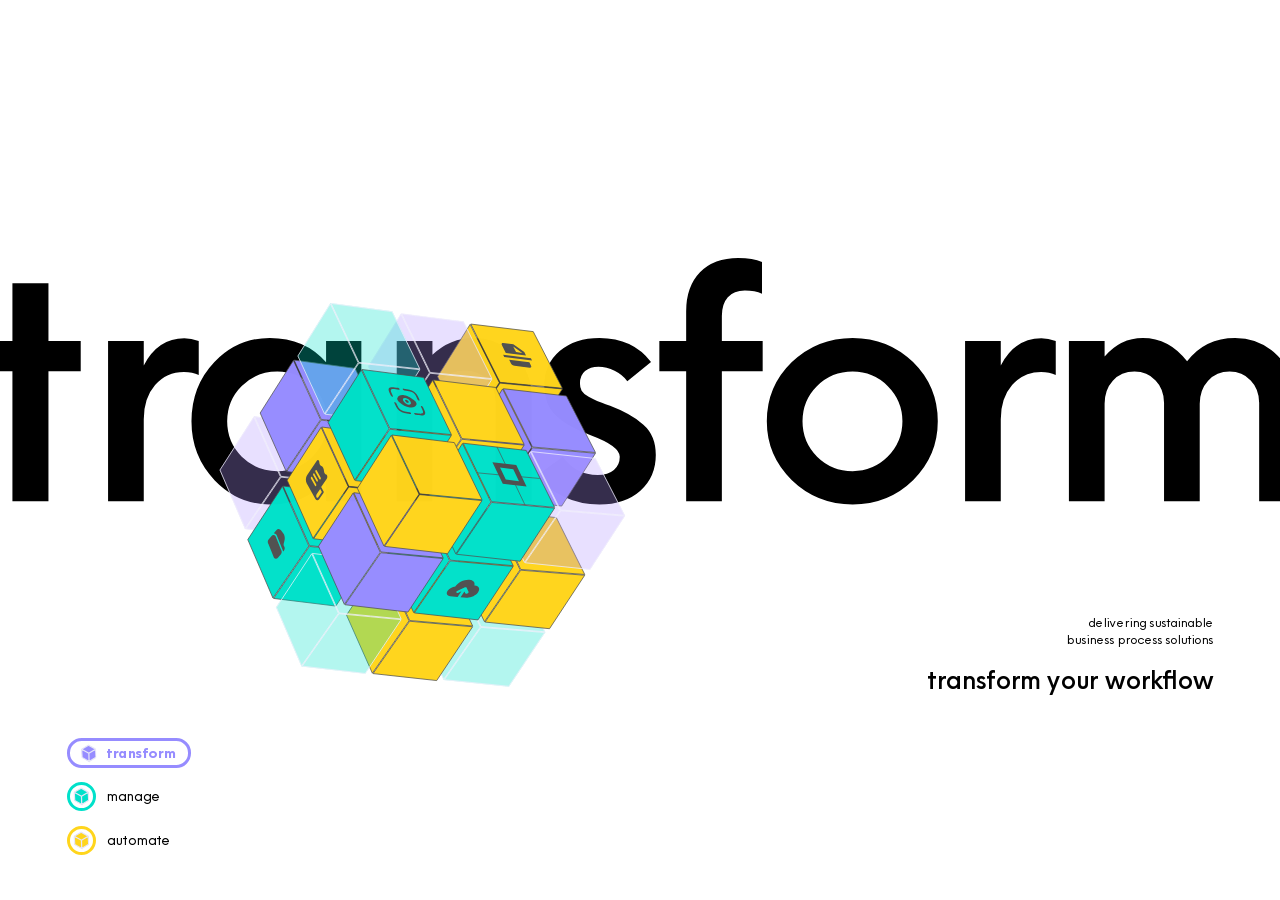
<file: index.html>
<!DOCTYPE html>
<html lang="en">
   <head>
      <meta charset="utf-8">
      <meta http-equiv="X-UA-Compatible" content="IE=edge">
      <meta name="viewport" content="width=device-width, initial-scale=1.0">
      <meta name="format-detection" content="telephone=no">
      <meta name="theme-color" content="#181B32">
      <title>Desktop Imaging</title>
      <meta name="keywords" content="">
      <meta name="description" content="">
      <meta name="robots" content="nofollow,noindex">
      <meta property="og:title" content="Desktop Imaging">
      <meta property="og:description" content="">
      <meta property="og:image" content="">
      <meta property="og:url" content="">
      <!--[if IE]> <script src="https://cdnjs.cloudflare.com/ajax/libs/html5shiv/3.7.3/html5shiv.min.js"></script> <script src="https://cdnjs.cloudflare.com/ajax/libs/respond.js/1.4.2/respond.min.js"></script> <![endif]-->
      <link href="css/libs.d1ef60f2.css" rel="stylesheet">
      <link href="css/header.ae77dc45.css" rel="stylesheet">
      <link href="css/style.d1ef60f2.css" rel="stylesheet">
   </head>
   <body>
      <main class="main">
         <!--  TOP  -->
         <section class="top" id="top">
            <!--  HEADER  -->
            <!-- <header class="header">
               <div class="container">
                 <div class="header__row">
                   <div class="header__logo"><img src="img/logo.png" alt="Desktop Imaging" width="360" height="36"></div>
                   <div class="header__nav">
                     <ul class="menu">
                       <li class="menu__item"><a class="menu__link" href="index.html"><span class="v">home</span><span
                             class="h">home</span></a></li>
                       <li class="menu__item"><a class="menu__link" href="services.html"><span class="v">services</span><span
                             class="h">services</span></a></li>
                       <li class="menu__item"><a class="menu__link" href="about.html"><span class="v">about</span><span
                             class="h">about</span></a></li>
                       <li class="menu__item"><a class="menu__link" href="blog.html"><span class="v">blog</span><span
                             class="h">blog</span></a></li>
                     </ul>
                   </div>
                   <div class="header__btns"><a class="btn2" href="#">Contact</a></div>
                   <div class="header__toggle"><button class="toggle js-aside-toggle"
                       type="button"><i></i><i></i><i></i></button></div>
                 </div>
               </div>
               </header> -->
            <!--  HEADER  -->
            <h1 hidden></h1>
            <div class="top__wrap js-top-wrapper">
               <div class="top__word">
                  <div class="top__word-in js-top-word-in"></div>
               </div>
               <div class="top__cube js-top-cube">
                  <svg width="794" height="809" viewBox="0 0 794 809" fill="none"
                     xmlns="http://www.w3.org/2000/svg">
                     <g filter="url(#filter0_b_17_26)">
                        <path
                           d="M136.696 448.725L230.361 460.828L282.906 380.008L242.85 291.971L150.033 279.451L98.3264 359.982L136.619 448.849L136.696 448.725Z"
                           fill="#B297FF" fill-opacity="0.3" />
                     </g>
                     <path
                        d="M149.94 280.649L189.548 370.082L136.732 447.672L98.9692 360.034L149.94 280.649ZM150.966 280.15L242.461 292.492L281.975 379.338L190.586 369.61L150.966 280.15ZM190.476 370.74L281.924 380.475L230.079 460.219L137.693 448.281L190.476 370.74Z"
                        stroke="#F1EFFC" stroke-width="1.13749" />
                     <g class="js-top-logos">
                        <path
                           d="M562.928 317.166L468.345 306.244L519.037 229.7L612.576 238.47L562.928 317.166ZM612.569 237.329L519.119 228.567L475.266 141.125L568.929 152.45L612.569 237.329ZM425.442 219.958L474.228 141.597L518.094 229.065L467.356 305.678L425.442 219.958Z"
                           fill="#FFD51C" stroke="#505050" stroke-width="1.13749" />
                        <g class="def">
                           <g clip-path="url(#clip0_17_26)" class="a">
                              <path
                                 d="M543.105 183.182L552.572 184.393L538.873 174.627L543.105 183.182ZM540.855 203.732C539.814 203.599 538.756 203.149 537.682 202.384C536.608 201.618 535.839 200.765 535.376 199.825L532.836 194.692L563.131 198.566L565.671 203.7C566.136 204.641 566.164 205.399 565.753 205.975C565.343 206.551 564.617 206.772 563.577 206.638L540.855 203.732ZM525.463 190.543L523.77 187.121L565.426 192.448L567.119 195.871L525.463 190.543ZM527.757 184.425L521.832 172.447C521.366 171.506 521.339 170.748 521.749 170.172C522.159 169.596 522.885 169.375 523.926 169.509L539.073 171.447L555.513 183.166L558.052 188.3L527.757 184.425Z"
                                 fill="#505050" />
                           </g>
                           <g clip-path="url(#clip0_57_3)" class="b">
                              <path
                                 d="M534.506 173.902L517.741 171.695C516.012 171.467 515.245 172.552 516.037 174.106L526.113 193.881L546.021 196.502L534.506 173.902ZM540.479 191.38C540.742 191.898 540.487 192.259 539.91 192.183L528.385 190.666C527.808 190.59 527.121 190.104 526.857 189.586L525.658 187.232C524.458 184.878 524.922 183.007 526.594 182.26C525.578 181.512 524.703 180.562 524.199 179.573C523.143 177.502 524.166 176.055 526.471 176.358C528.776 176.662 531.526 178.605 532.581 180.677C533.085 181.665 533.122 182.505 532.777 183.074C535.505 184.4 538.08 186.672 539.279 189.026L540.479 191.38ZM527.072 195.764L568.984 201.282C569.776 202.836 569.009 203.921 567.28 203.693L531.655 199.003C529.926 198.775 527.864 197.318 527.072 195.764ZM553.366 176.385L536.601 174.178L548.116 196.778L568.025 199.399L557.949 179.624C557.157 178.07 555.095 176.613 553.366 176.385ZM562.482 194.277C562.746 194.795 562.491 195.156 561.914 195.08L550.388 193.563C549.812 193.487 549.125 193.001 548.861 192.483L547.661 190.129C546.462 187.775 546.926 185.903 548.598 185.157C547.581 184.409 546.706 183.459 546.203 182.47C545.147 180.398 546.17 178.952 548.475 179.255C550.78 179.559 553.529 181.502 554.585 183.574C555.089 184.562 555.126 185.402 554.78 185.971C557.508 187.297 560.083 189.568 561.283 191.922L562.482 194.277ZM563.872 208.515C564.136 209.033 563.881 209.395 563.304 209.319L542.348 206.56C541.772 206.484 541.085 205.998 540.821 205.481C540.557 204.963 540.812 204.601 541.389 204.677L546.104 205.298L544.664 202.473L556.19 203.99L557.63 206.815L562.345 207.436C562.921 207.512 563.608 207.997 563.872 208.515ZM526.294 179.849C525.767 178.813 526.278 178.09 527.43 178.242C528.583 178.393 529.958 179.365 530.486 180.401C531.013 181.437 530.502 182.16 529.35 182.008C528.197 181.857 526.822 180.885 526.294 179.849ZM537.183 188.75L537.903 190.162L528.473 188.921L527.753 187.508C526.554 185.154 527.69 183.547 530.309 183.892C532.929 184.236 535.984 186.396 537.183 188.75ZM548.298 182.746C547.77 181.71 548.282 180.987 549.434 181.138C550.587 181.29 551.962 182.262 552.489 183.298C553.017 184.334 552.506 185.057 551.353 184.905C550.201 184.753 548.826 183.782 548.298 182.746ZM559.187 191.647L559.907 193.059L550.477 191.818L549.757 190.405C548.558 188.051 549.694 186.444 552.313 186.788C554.933 187.133 557.988 189.292 559.187 191.647Z"
                                 fill="#505050" />
                           </g>
                           <g class="c">
                              <path
                                 d="M563.361 193.372C561.568 189.854 556.882 186.392 552.728 185.407C546.988 179.399 538.811 174.821 531.503 173.859C530.981 173.79 530.198 173.687 529.795 173.853C527.392 172.005 524.826 170.792 522.477 170.482C518.039 169.898 516.2 172.501 518.232 176.489C518.71 177.427 519.329 178.165 520.069 179.138C519.295 181.443 519.805 184.355 521.598 187.874C523.391 191.393 525.989 194.58 529.391 197.435C529.609 198.339 529.706 199.008 530.184 199.947C532.216 203.934 537.163 207.431 541.601 208.015C543.95 208.324 545.56 207.661 546.289 206.225C546.811 206.294 547.714 206.631 548.236 206.7C555.545 207.662 559.777 204.499 559.899 199.482C563.576 199.528 565.154 196.891 563.361 193.372ZM524.867 175.174C526.433 175.38 527.956 176.456 528.673 177.863C529.39 179.271 528.824 180.072 527.258 179.865C525.692 179.659 524.169 178.584 523.452 177.176C522.735 175.769 523.301 174.968 524.867 175.174ZM539.21 203.323C537.644 203.117 536.122 202.041 535.405 200.634C534.687 199.226 535.253 198.426 536.82 198.632C538.386 198.838 539.908 199.914 540.625 201.321C541.342 202.729 540.776 203.53 539.21 203.323ZM545.845 202.008C543.814 198.021 538.866 194.524 534.429 193.94C533.124 193.768 531.938 193.831 531.253 194.397C529.372 192.618 527.894 190.673 526.818 188.561C525.742 186.45 525.308 184.642 525.516 183.138C526.918 183.979 528.343 184.385 529.648 184.557C534.086 185.141 535.925 182.538 533.893 178.551C538.852 179.204 543.963 182.065 548.105 185.893C546.734 187.025 546.505 188.965 547.7 191.31C548.895 193.656 551.276 195.939 554.081 197.622C553.525 200.831 550.805 202.661 545.845 202.008ZM556.726 194.687C555.16 194.481 553.637 193.405 552.92 191.998C552.203 190.59 552.769 189.789 554.335 189.996C555.901 190.202 557.424 191.278 558.141 192.685C558.858 194.093 558.292 194.893 556.726 194.687Z"
                                 fill="#505050" />
                           </g>
                        </g>
                        <g class="act">
                           <rect width="40.017" height="36.9388" transform="matrix(0.993068 0.117537 0.453991 0.891007 520 172)"
                              fill="url(#pattern0)" />
                        </g>
                     </g>
                     <g filter="url(#filter1_b_17_26)">
                        <path
                           d="M362.652 291.882L457.434 303.456L507.771 223.677L464.551 137.124L370.612 125.129L321.118 204.622L362.577 292.002L362.652 291.882Z"
                           fill="#B297FF" fill-opacity="0.3" />
                     </g>
                     <path
                        d="M457.145 302.849L363.638 291.43L414.309 214.892L506.8 224.151L457.145 302.849ZM506.801 223.01L414.398 213.759L371.585 125.826L464.176 137.649L506.801 223.01ZM321.766 204.658L370.551 126.304L413.369 214.251L362.66 290.847L321.766 204.658Z"
                        stroke="#F1EFFC" stroke-width="1.13749" />
                     <path
                        d="M209.159 195.686L249.814 284.632L198.053 361.719L159.27 274.557L209.159 195.686ZM210.187 195.194L301.668 207.536L342.196 293.899L250.849 284.153L210.187 195.194ZM250.746 285.284L342.166 295.038L291.403 374.264L199.016 362.326L250.746 285.284Z"
                        fill="#968CFF" stroke="#505050" stroke-width="1.13749" />
                     <g filter="url(#filter2_b_17_26)">
                        <path
                           d="M255.698 276.738L349.359 288.842L399.686 209.066L357.526 122.015L264.714 109.491L215.227 188.981L255.625 276.859L255.698 276.738Z"
                           fill="#00E1CA" fill-opacity="0.3" />
                     </g>
                     <path
                        d="M353.634 203.481L353.632 203.48L307.416 198.635L265.676 110.193L357.145 122.536L398.726 208.39L353.634 203.481ZM264.645 110.678L306.385 199.121L255.715 275.691L215.873 189.021L264.645 110.678ZM398.72 209.532L349.071 288.233L256.681 276.292L307.321 199.767L353.508 204.609L353.511 204.61L398.72 209.532Z"
                        stroke="#F1EFFC" stroke-width="1.13749" />
                     <g id="cube-2" class="js-top-logos">
                        <path
                           d="M140.665 464.482L192.667 384.6L232.268 474.042L178.418 552.122L140.665 464.482ZM179.383 552.725L233.196 474.701L325.657 483.964L272.791 564.188L179.383 552.725ZM286.215 395.972L325.721 482.829L233.305 473.57L193.693 384.101L286.215 395.972Z"
                           fill="#00E1CA" stroke="#505050" stroke-width="1.13749" />
                        <g class="def">
                           <g class="a">
                              <path
                                 d="M179.974 491.563C180.745 492.519 181.799 493.063 182.905 493.077C184.011 493.09 185.078 492.571 185.871 491.634L190.358 486.332C191.152 485.395 191.606 484.116 191.623 482.777C191.639 481.438 190.814 479.868 190.444 479.193L182.292 458.957C181.521 458.001 180.467 457.457 179.361 457.443C178.255 457.43 177.188 457.949 176.395 458.886L171.907 464.188C171.114 465.125 170.659 466.404 170.643 467.743C170.627 469.082 171.051 470.371 171.822 471.327L179.974 491.563ZM179.739 454.935L183.873 450.051C184.666 449.113 185.733 448.594 186.839 448.607C187.945 448.621 189.966 449.856 190.737 450.812L194.362 455.588C194.94 456.305 195.503 457.727 195.835 459.273C196.167 460.819 196.3 462.151 196.111 463.855C195.922 465.559 194.719 469.581 194.628 470.404C194.536 471.226 194.161 472.935 194.931 473.891C195.702 474.847 196.126 476.137 196.11 477.476C196.094 478.814 195.639 480.093 194.845 481.031L193.703 482.381C193.243 480.641 192.488 479.048 191.94 477.425L183.787 457.19C182.716 455.858 181.274 455.054 179.739 454.935Z"
                                 fill="#505050" />
                           </g>
                           <g clip-path="url(#clip1_57_3)" class="b">
                              <path
                                 d="M198.141 448.769C192.751 438.558 182.257 437.359 174.704 446.092C167.151 454.825 165.397 470.186 170.786 480.397C176.175 490.609 186.669 491.807 194.222 483.074C201.776 474.341 203.53 458.98 198.141 448.769ZM196.597 474.254L192.764 470.511C193.344 469.003 193.742 467.373 193.938 465.658C194.134 463.942 194.114 462.264 193.889 460.664L198.467 457.882C198.924 460.518 198.995 463.334 198.674 466.191C198.34 469.062 197.637 471.789 196.597 474.254ZM178.602 471.361C176.293 466.986 177.045 460.4 180.281 456.658C183.517 452.917 188.016 453.431 190.325 457.806C192.634 462.181 191.882 468.766 188.646 472.508C185.41 476.25 180.911 475.736 178.602 471.361ZM186.839 443.786C188.795 444.009 190.618 444.799 192.235 446.093L189.304 451.995C188.309 451.284 187.214 450.849 186.042 450.715C184.87 450.581 183.705 450.758 182.576 451.227L181.051 444.816C182.928 443.921 184.887 443.57 186.839 443.786ZM172.33 454.912L176.163 458.655C175.583 460.163 175.184 461.793 174.988 463.509C174.793 465.224 174.813 466.902 175.038 468.502L170.46 471.284C170.003 468.649 169.932 465.832 170.253 462.976C170.586 460.105 171.29 457.377 172.33 454.912ZM182.088 485.381C180.131 485.157 178.308 484.367 176.691 483.073L179.623 477.171C180.618 477.882 181.713 478.317 182.885 478.451C184.056 478.585 185.221 478.408 186.351 477.94L187.876 484.351C185.999 485.246 184.04 485.596 182.088 485.381Z"
                                 fill="#505050" />
                           </g>
                           <g class="c">
                              <path
                                 d="M192.611 490.894C194.717 487.766 194.808 481.449 192.835 472.885L193.957 471.219C194.161 470.928 194.319 470.546 194.413 470.119C194.507 469.693 194.533 469.241 194.487 468.816L192.129 448.17C192.093 447.85 192.017 447.555 191.907 447.306C191.797 447.058 191.655 446.861 191.491 446.73L180.946 438.275C180.728 438.106 180.481 438.059 180.234 438.14C179.987 438.221 179.75 438.427 179.553 438.732L178.414 440.424C174.233 435.139 170.828 433.958 168.74 437.057C167.621 438.719 166.509 442.265 167.533 449.636C167.804 451.497 168.144 453.312 168.551 455.07L166.718 457.792C166.514 458.083 166.356 458.465 166.262 458.891C166.168 459.317 166.142 459.77 166.188 460.194L168.546 480.84C168.582 481.159 168.657 481.453 168.767 481.7C168.877 481.949 169.019 482.145 169.183 482.276L179.729 490.733C179.946 490.903 180.193 490.95 180.441 490.869C180.688 490.788 180.924 490.583 181.122 490.278L182.961 487.547C186.612 492.183 190.249 494.401 192.611 490.894ZM189.688 450.621L191.383 465.425L183.796 459.369L182.121 444.537L189.688 450.621ZM170.706 475.934L170.274 472.158L172.522 473.237L170.706 475.934ZM172.832 468.467L174.802 465.542L174.906 469.462L172.832 468.467ZM177.269 460.464C177.26 460.054 177.188 459.668 177.06 459.349C176.933 459.031 176.754 458.791 176.544 458.657C176.332 458.523 176.097 458.499 175.865 458.589C175.633 458.679 175.411 458.878 175.225 459.166L173.513 461.709C172.875 459.884 172.293 457.991 171.768 456.039L179.432 444.658L181.185 460.373L177.416 465.97L177.269 460.464ZM170.291 440.556C171.038 439.448 173.135 440.002 176.217 443.686L170.748 451.807C169.48 445.788 169.506 441.723 170.291 440.556ZM169.614 459.237C170.106 461.022 170.726 462.973 171.384 464.87L169.742 467.308L168.933 460.249L169.614 459.237ZM180.264 485.806L172.243 479.399L175.447 474.64L175.812 474.815C176.015 474.912 176.234 474.914 176.449 474.822C176.664 474.729 176.868 474.543 177.044 474.283C177.22 474.022 177.361 473.694 177.455 473.328C177.549 472.962 177.592 472.569 177.582 472.186L177.564 471.497L182.722 463.839L190.764 470.214L183.098 481.597C181.769 479.679 180.52 477.596 179.359 475.359C179.248 475.149 179.112 474.986 178.959 474.878C178.807 474.77 178.64 474.719 178.469 474.729C178.299 474.74 178.127 474.81 177.965 474.937C177.802 475.064 177.652 475.245 177.522 475.47C177.272 475.9 177.112 476.467 177.073 477.057C177.034 477.647 177.12 478.217 177.314 478.655C177.334 478.699 177.342 478.714 177.364 478.756C178.486 480.9 179.683 482.914 180.95 484.787L180.264 485.806ZM185.148 484.3L190.639 476.146C191.979 482.417 191.832 486.303 191.074 487.429C190.282 488.606 188.104 487.812 185.149 484.299L185.148 484.3Z"
                                 fill="#505050" />
                           </g>
                        </g>
                        <g class="act">
                           <rect width="43.9148" height="40.5367"
                              transform="matrix(0.42383 0.905742 -0.549072 0.835775 188.263 439.383)" fill="url(#pattern1)" />
                        </g>
                     </g>
                     <path
                        d="M618.665 248.953L662.306 333.835L567.818 325.551L523.963 238.104L618.665 248.953ZM522.925 238.577L566.793 326.048L515.024 403.156L473.108 317.433L522.925 238.577ZM611.628 414.154L515.942 403.829L567.736 326.684L662.299 334.975L611.628 414.154Z"
                        fill="#968CFF" stroke="#505050" stroke-width="1.13749" />
                     <path
                        d="M439.309 269.024L460.862 313.318L409.119 390.409L368.242 304.207L418.06 225.357L439.309 269.024ZM419.095 224.879L512.703 236.232L555.313 321.607L461.891 312.827L440.334 268.527L419.095 224.879ZM461.802 313.959L555.298 322.746L504.621 401.93L410.106 390.98L461.802 313.959Z"
                        fill="#FFD51C" stroke="#505050" stroke-width="1.13749" />
                     <g class="js-top-logos">
                        <path
                           d="M199.755 375.431L250.667 296.066L291.328 385.016L238.541 462.59L199.755 375.431ZM239.509 463.189L292.26 385.669L384.703 394.945L332.923 474.651L239.509 463.189ZM344.211 307.444L384.746 393.807L292.363 384.537L251.696 295.575L344.211 307.444Z"
                           fill="#FFD51C" stroke="#505050" stroke-width="1.13749" />
                        <g class="def">
                           <g class="a">
                              <path fill-rule="evenodd" clip-rule="evenodd"
                                 d="M242.143 403.408L229.183 380.152C228.257 378.492 227.784 376.282 227.866 374.01C227.948 371.738 228.58 369.59 229.622 368.037L244.28 346.199C245.477 344.415 247.29 345.171 247.855 347.372C247.936 347.687 247.99 348.031 248.014 348.402L248.048 348.924C248.134 350.191 248.46 351.372 248.981 352.305C249.502 353.237 250.193 353.873 250.957 354.125C252.027 354.482 252.994 355.377 253.724 356.686C254.453 357.995 254.909 359.652 255.027 361.428C255.109 362.695 255.433 363.878 255.952 364.814C256.471 365.749 257.161 366.389 257.924 366.645L258.239 366.749C260.026 367.338 260.604 370.993 259.234 373.033L250.751 385.672L254.24 391.934C254.439 392.29 254.54 392.763 254.522 393.25C254.505 393.737 254.369 394.197 254.146 394.53L247.972 403.729C247.153 404.948 246.079 405.6 244.986 405.54C243.893 405.48 242.87 404.713 242.143 403.408ZM249.316 388.628L243.984 396.573C243.612 397.127 243.386 397.895 243.357 398.706C243.327 399.517 243.497 400.307 243.827 400.9C244.158 401.493 244.622 401.841 245.119 401.868C245.616 401.896 246.104 401.6 246.476 401.045L251.809 393.101L249.316 388.628ZM249.85 373.917C250.073 373.585 250.209 373.124 250.226 372.637C250.244 372.15 250.143 371.677 249.944 371.321L243.963 360.588C243.764 360.232 243.485 360.023 243.187 360.006C242.889 359.99 242.596 360.168 242.373 360.5C242.15 360.833 242.014 361.293 241.997 361.78C241.979 362.267 242.08 362.74 242.279 363.096L248.26 373.83C248.459 374.186 248.738 374.395 249.036 374.411C249.334 374.428 249.627 374.25 249.85 373.917ZM245.485 377.146C245.709 376.813 245.844 376.353 245.862 375.866C245.879 375.379 245.778 374.906 245.58 374.55L240.595 365.605C240.396 365.249 240.118 365.04 239.819 365.024C239.521 365.007 239.228 365.185 239.005 365.518C238.782 365.85 238.646 366.311 238.629 366.798C238.611 367.285 238.713 367.758 238.911 368.114L243.896 377.059C244.094 377.414 244.373 377.623 244.671 377.64C244.969 377.656 245.262 377.479 245.485 377.146ZM243.209 381.356C243.407 381.712 243.509 382.185 243.491 382.672C243.473 383.159 243.338 383.62 243.115 383.952C242.891 384.285 242.598 384.463 242.3 384.446C242.002 384.43 241.723 384.221 241.525 383.865L235.543 373.131C235.345 372.775 235.243 372.302 235.261 371.815C235.279 371.328 235.414 370.868 235.637 370.535C235.861 370.203 236.154 370.025 236.452 370.041C236.75 370.058 237.029 370.267 237.227 370.623L243.209 381.356Z"
                                 fill="#505050" />
                           </g>
                           <g clip-path="url(#clip2_57_3)" class="b">
                              <path
                                 d="M233.806 395.799L236.008 392.719L246.063 393.106L245.844 399.442L235.741 399.053L233.806 395.799ZM247.23 399.538L247.498 393.204L248.861 393.262C249.25 393.278 249.574 393.503 249.832 393.937C250.09 394.371 250.199 394.873 250.159 395.444L250.045 397.566C250.004 398.137 249.841 398.622 249.556 399.021C249.271 399.42 248.95 399.611 248.593 399.595L247.23 399.538ZM226.771 377.587C226.27 376.745 226.044 375.74 226.094 374.572C226.143 373.403 226.453 372.422 227.023 371.627L239.462 354.238C240.032 353.441 240.699 353.058 241.462 353.091C242.225 353.123 242.857 353.56 243.356 354.402L248.821 363.59L248.569 369.551L255.855 381.801C256.356 382.643 256.582 383.648 256.533 384.817C256.483 385.985 256.174 386.967 255.604 387.762L252.572 392C252.101 391.209 251.573 390.521 250.988 389.937C250.403 389.353 249.753 389.046 249.04 389.015L233.215 388.421L226.771 377.587Z"
                                 fill="#505050" />
                           </g>
                           <g clip-path="url(#clip0_58_65)" class="c">
                              <path
                                 d="M244.485 359.404C242.393 354.885 238.511 354.624 235.832 358.821L228.544 370.241C225.864 374.439 225.387 381.531 227.479 386.051L236.965 406.54C239.058 411.06 242.94 411.321 245.619 407.123L252.907 395.703C255.587 391.505 256.064 384.413 253.972 379.894L250.177 371.698L251.73 369.265C252.716 369.824 253.875 369.44 254.77 368.037C256.11 365.938 256.349 362.392 255.302 360.132C254.256 357.872 252.315 357.742 250.976 359.841C250.08 361.244 249.69 363.288 249.833 365.167L248.28 367.6L244.485 359.404ZM251.542 383.701C252.589 385.961 252.35 389.506 251.01 391.605L243.722 403.025C242.382 405.124 240.441 404.994 239.395 402.734L229.909 382.244C228.862 379.984 229.101 376.439 230.441 374.339L237.729 362.919C239.069 360.82 241.01 360.951 242.056 363.211L251.542 383.701Z"
                                 fill="#505050" />
                              <path
                                 d="M237.88 376.825C238.927 379.088 240.865 379.219 242.206 377.117C243.548 375.014 243.786 371.475 242.739 369.212C241.691 366.949 239.754 366.818 238.412 368.921C237.07 371.023 236.832 374.562 237.88 376.825Z"
                                 fill="#505050" />
                              <path
                                 d="M243.571 389.119C244.619 391.382 246.556 391.513 247.898 389.41C249.24 387.308 249.478 383.769 248.43 381.506C247.382 379.243 245.445 379.112 244.103 381.214C242.762 383.317 242.523 386.856 243.571 389.119Z"
                                 fill="#505050" />
                              <path
                                 d="M240.193 390.877L236.399 382.681C235.875 381.549 234.906 381.484 234.235 382.535C233.564 383.586 233.445 385.356 233.969 386.487L237.764 394.683C238.287 395.815 239.256 395.88 239.927 394.829C240.598 393.778 240.717 392.008 240.193 390.877Z"
                                 fill="#505050" />
                           </g>
                        </g>
                        <g class="act">
                           <rect width="46.9839" height="43.3697"
                              transform="matrix(0.413899 0.910323 -0.54376 0.83924 249.36 339.161)" fill="url(#pattern2)" />
                        </g>
                     </g>
                     <g class="js-top-logos">
                        <path
                           d="M404.571 221.164L446.147 307.03L353.805 297.745L312.072 209.293L404.571 221.164ZM311.04 209.778L352.774 298.229L301.072 375.289L261.239 288.614L311.04 209.778ZM395.453 387.35L302.043 375.883L353.709 298.877L446.125 308.169L395.453 387.35Z"
                           fill="#00E1CA" stroke="#505050" stroke-width="1.13749" />
                        <g class="def">
                           <g class="a">
                              <path
                                 d="M375.476 240.71C379.289 241.263 382.001 241.66 384.175 242.21C386.3 242.749 387.678 243.382 388.886 244.278C390.278 245.31 391.028 246.064 391.839 247.329C392.754 248.756 393.687 250.735 395.333 254.248C395.504 254.612 395.825 254.984 396.227 255.282C396.629 255.58 397.078 255.78 397.476 255.838C397.874 255.895 398.187 255.806 398.348 255.589C398.509 255.373 398.503 255.047 398.333 254.683L398.25 254.507C396.707 251.214 395.662 248.985 394.571 247.285C393.36 245.396 392.053 244.096 390.099 242.646C387.958 241.057 385.777 240.176 383.298 239.547C380.887 238.937 377.977 238.515 374.301 237.982L374.189 237.966C373.792 237.908 373.478 237.997 373.317 238.214C373.157 238.43 373.162 238.756 373.333 239.12C373.503 239.484 373.825 239.856 374.227 240.154C374.629 240.453 375.078 240.652 375.476 240.71ZM361.34 258.272C361.738 258.33 362.187 258.53 362.589 258.828C362.991 259.126 363.312 259.498 363.483 259.862C365.129 263.375 366.062 265.354 366.977 266.781C367.79 268.046 368.538 268.799 369.929 269.832C371.138 270.728 372.516 271.361 374.643 271.9C376.817 272.45 379.527 272.847 383.34 273.4C383.738 273.457 384.187 273.657 384.589 273.955C384.991 274.253 385.312 274.625 385.483 274.989C385.654 275.353 385.659 275.679 385.498 275.896C385.338 276.112 385.024 276.202 384.626 276.144L384.514 276.128C380.839 275.595 377.927 275.173 375.518 274.563C373.039 273.934 370.857 273.051 368.717 271.465C366.762 270.014 365.456 268.714 364.244 266.824C363.153 265.125 362.108 262.894 360.565 259.603L360.483 259.427C360.313 259.063 360.307 258.737 360.468 258.52C360.628 258.304 360.942 258.214 361.34 258.272ZM401.335 264.071C401.732 264.129 402.182 264.329 402.583 264.627C402.985 264.925 403.307 265.297 403.477 265.661L403.56 265.836C405.103 269.13 406.148 271.358 406.607 272.967C407.119 274.755 406.929 275.837 406.148 276.891C405.293 278.046 403.679 278.376 401.471 278.325C399.322 278.275 396.413 277.853 392.737 277.32L392.625 277.304C392.227 277.246 391.778 277.046 391.376 276.748C390.974 276.45 390.653 276.078 390.482 275.714C390.312 275.35 390.306 275.024 390.467 274.807C390.628 274.591 390.941 274.502 391.339 274.559C395.153 275.112 397.86 275.501 399.798 275.547C401.692 275.591 402.634 275.295 403.117 274.644C403.673 273.894 403.775 273.264 403.432 272.066C403.045 270.716 402.124 268.739 400.478 265.226C400.307 264.862 400.302 264.536 400.462 264.319C400.623 264.103 400.937 264.013 401.335 264.071ZM366.079 236.79L366.191 236.806C366.588 236.864 367.038 237.063 367.439 237.362C367.841 237.66 368.163 238.032 368.333 238.396C368.504 238.76 368.51 239.086 368.349 239.302C368.188 239.519 367.875 239.608 367.477 239.55C363.663 238.997 360.957 238.609 359.018 238.563C357.124 238.518 356.182 238.815 355.699 239.466C355.142 240.216 355.041 240.846 355.384 242.043C355.771 243.394 356.692 245.371 358.338 248.884C358.508 249.248 358.514 249.574 358.353 249.79C358.193 250.007 357.879 250.096 357.481 250.039C357.083 249.981 356.634 249.781 356.232 249.483C355.83 249.185 355.509 248.813 355.338 248.449L355.256 248.273C353.713 244.98 352.668 242.751 352.209 241.143C351.697 239.355 351.887 238.272 352.668 237.219C353.523 236.064 355.137 235.733 357.345 235.784C359.493 235.835 362.403 236.257 366.079 236.79ZM378.336 254.768C377.673 254.672 377.15 254.82 376.882 255.181C376.615 255.542 376.624 256.086 376.908 256.692C377.192 257.299 377.728 257.919 378.398 258.416C379.068 258.913 379.817 259.246 380.48 259.342C381.143 259.438 381.666 259.289 381.933 258.928C382.201 258.567 382.192 258.024 381.908 257.417C381.623 256.811 381.087 256.191 380.418 255.694C379.748 255.197 378.999 254.864 378.336 254.768Z"
                                 fill="#505050" />
                              <path fill-rule="evenodd" clip-rule="evenodd"
                                 d="M368.96 259.053C367.179 257.618 366.289 256.901 365.41 255.025C364.531 253.15 364.829 252.605 365.427 251.515C366.621 249.338 369.265 247.057 375.121 247.906C380.974 248.755 386.299 252.191 389.856 255.057C391.638 256.492 392.527 257.209 393.406 259.085C394.285 260.96 393.987 261.505 393.389 262.595C392.195 264.772 389.551 267.052 383.695 266.203C377.842 265.355 372.517 261.919 368.96 259.053ZM373.909 256.258C373.283 254.923 373.263 253.727 373.852 252.933C374.441 252.139 375.592 251.812 377.05 252.023C378.509 252.235 380.156 252.968 381.629 254.061C383.103 255.154 384.282 256.518 384.907 257.852C385.533 259.187 385.553 260.383 384.964 261.177C384.375 261.971 383.225 262.298 381.766 262.087C380.308 261.875 378.66 261.142 377.187 260.049C375.713 258.956 374.534 257.592 373.909 256.258Z"
                                 fill="#505050" />
                           </g>
                           <g clip-path="url(#clip3_57_3)" class="b">
                              <path
                                 d="M383.354 239.765L379.065 239.201C378.497 239.126 378.046 239.261 377.813 239.577C377.58 239.892 377.584 240.363 377.823 240.884L393.138 274.29L401.715 275.42L386.4 242.013C386.161 241.492 385.705 240.962 385.134 240.541C384.563 240.119 383.923 239.84 383.354 239.765ZM375.897 249.867L371.608 249.303C371.039 249.228 370.589 249.363 370.356 249.679C370.123 249.995 370.126 250.465 370.365 250.986L380.273 272.597L388.85 273.726L378.942 252.116C378.703 251.594 378.248 251.064 377.677 250.643C377.106 250.221 376.465 249.942 375.897 249.867ZM368.439 259.97L364.15 259.405C363.582 259.33 363.131 259.465 362.898 259.781C362.665 260.097 362.668 260.567 362.908 261.089L367.407 270.903L375.984 272.032L371.485 262.218C371.246 261.696 370.79 261.167 370.219 260.745C369.648 260.323 369.008 260.044 368.439 259.97Z"
                                 fill="#505050" />
                           </g>
                           <g class="c">
                              <path fill-rule="evenodd" clip-rule="evenodd"
                                 d="M381.886 243.157C381.431 242.187 380.563 241.199 379.473 240.412C378.382 239.625 377.159 239.102 376.071 238.959L359.669 236.8C358.581 236.656 357.719 236.904 357.271 237.489C356.824 238.074 356.828 238.948 357.282 239.918L362.997 252.111C363.452 253.081 364.32 254.069 365.41 254.856C366.501 255.643 367.724 256.166 368.812 256.309L385.214 258.468C386.302 258.612 387.164 258.364 387.612 257.779C388.059 257.194 388.055 256.32 387.601 255.35L381.886 243.157ZM373.159 268.323C372.705 267.352 371.837 266.365 370.746 265.578C369.656 264.791 368.432 264.268 367.344 264.125L363.244 263.585C362.156 263.442 361.294 263.69 360.846 264.274C360.399 264.859 360.403 265.733 360.857 266.703L362.572 270.361C363.026 271.331 363.895 272.318 364.985 273.106C366.076 273.893 367.299 274.416 368.387 274.559L372.487 275.099C373.575 275.242 374.437 274.994 374.885 274.409C375.332 273.824 375.328 272.951 374.874 271.981L373.159 268.323ZM388.878 270.392C388.424 269.422 387.556 268.434 386.465 267.647C385.375 266.86 384.151 266.337 383.063 266.194L378.963 265.654C377.875 265.511 377.013 265.759 376.565 266.344C376.118 266.929 376.122 267.802 376.577 268.772L378.291 272.43C378.746 273.401 379.614 274.388 380.704 275.175C381.795 275.962 383.018 276.485 384.106 276.628L388.206 277.168C389.294 277.311 390.156 277.063 390.604 276.478C391.051 275.894 391.047 275.02 390.593 274.05L388.878 270.392ZM404.597 272.461C404.143 271.491 403.275 270.504 402.184 269.717C401.094 268.929 399.87 268.407 398.782 268.264L394.682 267.724C393.594 267.58 392.732 267.829 392.284 268.413C391.837 268.998 391.841 269.872 392.296 270.842L394.01 274.5C394.465 275.47 395.333 276.457 396.423 277.245C397.514 278.032 398.737 278.555 399.825 278.698L403.925 279.238C405.013 279.381 405.875 279.133 406.323 278.548C406.77 277.963 406.766 277.09 406.312 276.119L404.597 272.461Z"
                                 fill="#505050" />
                           </g>
                        </g>
                        <g class="act">
                           <rect width="42.9095" height="39.6088" transform="matrix(0.993068 0.117537 0.424357 0.905495 354 239)"
                              fill="url(#pattern3)" />
                        </g>
                     </g>
                     <g filter="url(#filter3_b_17_26)">
                        <path
                           d="M434.603 675.113L532.562 685.197L587.192 603.398L545.037 516.347L447.923 505.846L394.128 587.359L434.52 675.239L434.603 675.113Z"
                           fill="#00E1CA" fill-opacity="0.3" />
                     </g>
                     <path
                        d="M447.84 507.004L489.587 595.467L434.621 674.094L394.777 587.407L447.84 507.004ZM448.871 506.519L544.66 516.878L586.246 602.751L490.618 594.982L448.871 506.519ZM490.522 596.114L586.183 603.885L532.279 684.597L435.622 674.648L490.522 596.114Z"
                        stroke="#F1EFFC" stroke-width="1.13749" />
                     <path
                        d="M437.556 507.726L478.083 594.103L383.555 585.821L342.898 496.842L437.556 507.726ZM341.869 497.333L382.521 586.299L327.588 664.903L288.81 577.727L341.869 497.333ZM424.105 675.95L328.575 665.476L383.452 586.952L478.013 595.237L424.105 675.95Z"
                        fill="#FFD51C" stroke="#505050" stroke-width="1.13749" />
                     <g id="cube-3">
                        <g filter="url(#filter4_b_17_26)">
                           <path
                              d="M221.338 654.789L317.083 665.911L371.718 584.113L331.673 496.07L236.775 484.526L182.975 566.042L221.258 654.911L221.338 654.789Z"
                              fill="#00E1CA" fill-opacity="0.3" />
                        </g>
                        <path
                           d="M331.286 496.595L370.793 583.454L324.588 579.03L277.732 574.544L237.706 485.212L331.286 496.595ZM236.678 485.705L276.695 575.017L221.376 653.746L183.62 566.098L236.678 485.705ZM316.803 665.307L222.352 654.335L277.622 575.675L324.477 580.161L370.718 584.588L316.803 665.307Z"
                           stroke="#F1EFFC" stroke-width="1.13749" />
                     </g>
                     <path
                        d="M506.79 421.565L549.182 509.736L495.712 587.642L454.833 501.439L506.79 421.565ZM507.822 421.081L603.6 431.441L646.219 516.825L550.21 509.245L507.822 421.081ZM550.121 510.377L646.174 517.961L593.369 598.148L496.713 588.194L550.121 510.377Z"
                        fill="#FFD51C" stroke="#505050" stroke-width="1.13749" />
                     <g id="cube-4" class="js-top-logos">
                        <path
                           d="M486.054 584.944L390.517 574.474L444.313 496.459L538.857 504.754L486.054 584.944ZM538.906 503.618L444.41 495.328L402.678 406.864L497.335 417.742L538.906 503.618ZM349.692 487.219L401.647 407.349L443.378 495.812L389.524 573.909L349.692 487.219Z"
                           fill="#00E1CA" stroke="#505050" stroke-width="1.13749" />
                        <g class="def">
                           <g clip-path="url(#clip1_17_26)" class="a">
                              <path
                                 d="M481.439 533.265L480.64 533.221C481.224 530.983 480.818 528.958 479.48 527.429C478.142 525.901 475.938 524.945 473.176 524.696C465.827 524.02 456.444 528.413 452.255 534.489L452.098 534.721C449.909 534.954 447.586 535.719 445.493 536.896C443.399 538.073 441.653 539.594 440.528 541.222C437.736 545.273 439.449 548.934 444.349 549.384L455.454 550.404L461.259 541.983L456.751 544.093C456.427 544.246 456.089 544.359 455.755 544.427C455.422 544.495 455.1 544.516 454.808 544.489C454.516 544.462 454.26 544.388 454.055 544.271C453.849 544.153 453.698 543.995 453.61 543.805C453.521 543.616 453.497 543.398 453.539 543.165C453.581 542.932 453.688 542.688 453.854 542.447C454.02 542.206 454.242 541.972 454.508 541.76C454.773 541.547 455.076 541.36 455.4 541.208L465.857 536.313C466.182 536.161 466.52 536.048 466.854 535.98C467.187 535.912 467.51 535.891 467.802 535.918C468.094 535.945 468.35 536.019 468.556 536.137C468.762 536.254 468.914 536.412 469.002 536.602L471.867 542.721C472.046 543.104 471.958 543.592 471.622 544.079C471.287 544.566 470.731 545.012 470.077 545.318C469.423 545.624 468.725 545.766 468.136 545.711C467.547 545.657 467.115 545.412 466.936 545.029L465.701 542.391L459.896 550.813L468.78 551.629C474.904 552.192 482.725 548.53 486.215 543.468C489.705 538.405 487.562 533.828 481.439 533.265Z"
                                 fill="#505050" />
                           </g>
                           <g clip-path="url(#clip4_57_3)" class="b">
                              <path
                                 d="M450.4 536.212C451.669 534.373 453.392 532.599 455.456 531.004C457.52 529.408 459.879 528.028 462.38 526.951C464.881 525.875 467.469 525.127 469.975 524.756C472.48 524.385 474.848 524.399 476.924 524.798C479.001 525.196 480.739 525.97 482.027 527.07C483.315 528.169 484.123 529.569 484.399 531.178C484.675 532.788 484.413 534.571 483.63 536.412C482.846 538.253 481.56 540.111 479.853 541.866L476.422 536.924C474.49 534.139 467.578 535.771 464.909 539.642L457.226 550.782L457.22 550.782C454.545 550.539 452.299 549.74 450.693 548.459L443.457 549.445C443.134 549.489 442.837 549.468 442.598 549.385C442.359 549.301 442.186 549.159 442.099 548.972C442.011 548.785 442.012 548.561 442.101 548.324C442.191 548.087 442.365 547.846 442.605 547.626L448.003 542.693C448.053 540.644 448.877 538.414 450.4 536.212ZM473.015 538.77L482.318 552.165C483.242 553.496 480.643 555.72 478.407 555.515L468.936 554.644C468.69 554.622 468.415 554.647 468.133 554.718C467.85 554.789 467.568 554.903 467.309 555.052L458.882 559.869C456.471 561.248 454.123 560.177 455.423 558.291L468.084 539.934C468.341 539.562 468.721 539.209 469.178 538.916C469.636 538.624 470.153 538.404 470.67 538.282C471.187 538.16 471.682 538.141 472.097 538.228C472.513 538.314 472.833 538.502 473.018 538.77L473.015 538.77Z"
                                 fill="#505050" />
                           </g>
                           <g clip-path="url(#clip2_58_65)" class="c">
                              <path
                                 d="M469.145 532.24C470.172 531.782 470.978 530.998 471.096 530.254C471.161 529.806 471.201 529.364 471.201 528.936L471.193 528.474C471.174 528.044 471.12 527.621 471.036 527.212C470.897 526.551 470.066 526.271 469.035 526.447L465.809 526.989C465.251 526.192 464.453 525.513 463.443 525.014L464.422 522.61C464.742 521.839 464.447 521.183 463.598 521.022C463.01 520.898 462.384 520.815 461.727 520.763L461.66 520.758C461.003 520.706 460.334 520.688 459.654 520.703C458.686 520.721 457.585 521.276 456.904 522.01L454.741 524.329C453.186 524.635 451.624 525.119 450.115 525.754L447.879 524.79C447.172 524.478 446.071 524.605 445.11 525.18C444.518 525.536 443.934 525.909 443.364 526.292L442.788 526.7C442.247 527.085 441.724 527.489 441.21 527.911C440.382 528.59 440.117 529.416 440.457 529.991L441.53 531.769C441.061 532.306 440.625 532.87 440.241 533.448C439.857 534.025 439.536 534.599 439.275 535.16L436.06 536.601C435.033 537.06 434.227 537.843 434.109 538.587C434.044 539.035 434.004 539.477 433.999 539.913L434.008 540.359C434.021 540.796 434.081 541.212 434.174 541.621C434.313 542.283 435.144 542.562 436.175 542.386L439.402 541.844C439.959 542.641 440.758 543.32 441.768 543.819L440.783 546.232C440.463 547.002 440.758 547.659 441.607 547.819C442.211 547.935 442.846 548.02 443.512 548.072C444.178 548.125 444.857 548.144 445.547 548.13C446.514 548.112 447.615 547.556 448.296 546.823L450.459 544.503C452.014 544.198 453.577 543.713 455.086 543.079L457.306 544.049C458.013 544.362 459.114 544.234 460.076 543.66C460.668 543.304 461.246 542.939 461.812 542.547L462.403 542.132C462.944 541.746 463.467 541.342 463.976 540.929C464.804 540.25 465.069 539.423 464.729 538.849L463.656 537.07C464.13 536.526 464.566 535.961 464.95 535.384C465.334 534.807 465.655 534.233 465.917 533.672L469.131 532.23L469.145 532.24ZM447.967 534.056C448.655 533.021 449.804 532.066 451.16 531.403C452.517 530.739 453.969 530.421 455.199 530.518C456.428 530.614 457.334 531.118 457.716 531.919C458.099 532.719 457.927 533.75 457.238 534.785C456.55 535.821 455.401 536.775 454.045 537.438C452.689 538.102 451.236 538.42 450.006 538.324C448.777 538.227 447.871 537.723 447.489 536.922C447.106 536.122 447.278 535.091 447.967 534.056ZM468.342 563.426C468.566 564.051 469.371 564.354 470.421 564.12C471.057 563.974 471.695 563.81 472.329 563.62L473.018 563.409C473.663 563.203 474.315 562.972 474.958 562.723C476 562.318 476.783 561.524 476.98 560.769L477.607 558.405C479.035 557.602 480.396 556.657 481.583 555.621L484.723 555.346C485.724 555.262 486.828 554.733 487.443 553.977C487.883 553.438 488.289 552.888 488.662 552.327C489.035 551.766 489.365 551.21 489.65 550.659C490.052 549.887 489.717 549.244 488.931 549.02L486.456 548.294C486.693 547.175 486.667 546.129 486.396 545.192L488.819 542.97C489.595 542.261 489.895 541.429 489.469 540.907C489.205 540.587 488.91 540.282 488.595 539.991L488.245 539.707C487.914 539.442 487.547 539.199 487.149 538.971C486.509 538.604 485.402 538.756 484.4 539.285L481.287 540.939C480.69 540.798 480.046 540.696 479.36 540.642C478.675 540.588 477.966 540.584 477.25 540.622L476.538 538.666C476.314 538.041 475.509 537.738 474.459 537.972C473.823 538.119 473.186 538.282 472.542 538.471L471.877 538.676C471.222 538.881 470.58 539.113 469.932 539.37C468.889 539.775 468.107 540.57 467.91 541.324L467.283 543.688C465.855 544.491 464.494 545.436 463.307 546.473L460.172 546.739C459.171 546.823 458.067 547.352 457.452 548.108C457.013 548.647 456.606 549.197 456.233 549.758C455.86 550.319 455.531 550.875 455.246 551.426C454.843 552.198 455.178 552.841 455.964 553.065L458.445 553.782C458.208 554.902 458.234 555.948 458.505 556.885L456.082 559.107C455.305 559.816 455.006 560.648 455.432 561.169C455.696 561.49 455.981 561.795 456.312 562.077L456.665 562.37C456.997 562.636 457.364 562.879 457.751 563.106C458.391 563.473 459.499 563.321 460.501 562.792L463.614 561.137C464.211 561.279 464.855 561.381 465.54 561.434C466.226 561.488 466.935 561.493 467.651 561.455L468.362 563.411L468.342 563.426ZM475.039 547.139C475.648 547.187 476.183 547.335 476.615 547.576C477.047 547.816 477.367 548.144 477.556 548.54C477.746 548.937 477.801 549.394 477.719 549.886C477.637 550.377 477.419 550.894 477.079 551.407C476.738 551.919 476.28 552.418 475.732 552.873C475.184 553.328 474.557 553.731 473.885 554.06C473.214 554.388 472.511 554.636 471.818 554.788C471.126 554.939 470.456 554.993 469.847 554.945C469.238 554.897 468.702 554.749 468.27 554.508C467.838 554.268 467.519 553.94 467.329 553.544C467.14 553.148 467.085 552.691 467.167 552.199C467.249 551.707 467.466 551.19 467.807 550.677C468.148 550.165 468.606 549.667 469.154 549.211C469.701 548.756 470.329 548.353 471.001 548.024C471.672 547.696 472.374 547.449 473.067 547.297C473.76 547.145 474.43 547.091 475.039 547.139Z"
                                 fill="#505050" />
                           </g>
                        </g>
                        <g class="act">
                           <rect width="45.0613" height="41.595"
                              transform="matrix(0.995805 0.0915016 -0.560784 0.827963 460.487 524.894)" fill="url(#pattern4)" />
                        </g>
                     </g>
                     <path
                        d="M246.762 474.435L298.718 394.569L339.384 483.522L285.554 561.599L246.762 474.435ZM286.533 562.182L340.316 484.174L433.794 492.965L380.985 573.16L286.533 562.182ZM393.312 405.463L433.85 491.83L340.419 483.043L299.746 394.078L393.312 405.463Z"
                        fill="#968CFF" stroke="#505050" stroke-width="1.13749" />
                     <g id="cube-1">
                        <g filter="url(#filter5_b_17_26)">
                           <path
                              d="M555.834 499.678L654.206 509.806L706.856 428.7L662.415 342.269L564.893 331.721L513.087 412.537L555.755 499.801L555.834 499.678Z"
                              fill="#B297FF" fill-opacity="0.3" />
                        </g>
                        <path
                           d="M610.02 420.053L609.823 420.037L565.87 332.398L662.048 342.801L705.88 428.049L610.02 420.053ZM564.832 332.87L609.027 420.992L555.838 498.673L513.739 412.574L564.832 332.87ZM705.862 429.187L653.918 509.205L556.848 499.212L610.254 421.212L705.862 429.187Z"
                           stroke="#F1EFFC" stroke-width="1.13749" />
                     </g>
                     <g class="js-top-logos">
                        <path
                           d="M411.845 399.674L462.718 320.316L505.405 408.04L452.72 485.874L411.845 399.674ZM453.712 486.438L506.345 408.681L601.012 417.218L549.284 496.897L453.712 486.438ZM558.425 330.704L601.037 416.08L506.434 407.549L463.753 319.837L558.425 330.704Z"
                           fill="#00E1CA" stroke="#505050" stroke-width="1.13749" />
                        <g class="def">
                           <path d="M514.694 325.769L527.965 353.269M556.694 412.769L541.482 380.769" stroke="#505050" />
                           <rect x="5.69936" y="4.07808" width="28" height="28"
                              transform="matrix(0.993068 0.117537 0.431771 0.901983 505.973 347.999)" stroke="#505050"
                              stroke-width="8" />
                           <path d="M484.694 364.269L518.694 367.4M578.694 372.769L549.194 370.129" stroke="#505050" />
                        </g>
                        <g class="act">
                           <rect width="42.5597" height="39.2859" transform="matrix(0.991445 0.130526 0.446666 0.894701 507 351)"
                              fill="url(#pattern5)" />
                        </g>
                     </g>
                     <path
                        d="M355.956 308.048L397.614 396.349L344.923 474.079L305.091 387.395L355.956 308.048ZM356.987 307.563L450.549 318.946L492.12 404.814L398.646 395.865L356.987 307.563ZM398.55 396.996L492.087 405.952L440.366 485.635L345.906 474.656L398.55 396.996Z"
                        fill="#FFD51C" stroke="#505050" stroke-width="1.13749" />
                  </svg>
               </div>
               <div class="top__decors js-top-decors">
                  <div class="top__decor top__decor-1 js-top-decor js-top-logos">
                     <svg width="262" height="266"
                        viewBox="0 0 262 266" fill="none" xmlns="http://www.w3.org/2000/svg">
                        <path
                           d="M177.485 228.285L76.5758 215.93L131.285 133.344L231.098 143.368L177.485 228.285ZM231.099 142.239L131.373 132.224L85.1972 37.3065L185.124 50.0985L231.099 142.239ZM31.4956 122.331L84.1735 37.7793L130.356 132.71L75.6017 215.363L31.4956 122.331Z"
                           fill="#968CFF" stroke="#505050" stroke-width="1.12536" />
                        <g class="def">
                           <path
                              d="M96.5752 124.452C97.5298 126.462 97.3137 129.636 96.0932 131.543L76.2 162.62C74.9794 164.527 73.2164 164.444 72.2618 162.434L59.906 136.42C58.9514 134.41 59.1675 131.235 60.388 129.329L62.4367 126.125L61.3632 123.865C61.1925 123.495 61.1154 123.007 61.1489 122.51C61.1825 122.012 61.3238 121.545 61.5421 121.209C62.0004 120.493 62.6614 120.525 63.0189 121.278L64.0924 123.538L67.0331 118.944L65.9596 116.684C65.7886 116.313 65.7116 115.825 65.7456 115.326C65.7796 114.828 65.9218 114.36 66.1409 114.025C66.5992 113.309 67.2603 113.341 67.6178 114.094L68.6925 116.352L71.6478 111.735L70.5743 109.475C70.4036 109.105 70.3266 108.618 70.3601 108.12C70.3936 107.622 70.5349 107.155 70.7532 106.82C71.2115 106.104 71.8726 106.136 72.2301 106.888L73.3048 109.147L76.2637 104.524L75.1902 102.264C75.0193 101.894 74.9423 101.406 74.9761 100.908C75.0098 100.41 75.1516 99.9418 75.3703 99.6068C75.8286 98.8909 76.4897 98.9228 76.8472 99.6755L77.9219 101.934L80.2812 98.2515C81.5018 96.3448 83.2648 96.4274 84.2194 98.4373L96.5752 124.452ZM91.7531 120.381L82.4872 100.872C82.4393 100.779 82.3806 100.707 82.3147 100.658C82.2488 100.61 82.1772 100.587 82.1041 100.591C81.9476 100.585 81.7908 100.678 81.6614 100.854L79.2204 104.668L80.0425 106.399C80.1285 106.581 80.1921 106.796 80.2295 107.029C80.2669 107.263 80.2774 107.51 80.2604 107.758C80.2435 108.006 80.1993 108.249 80.1305 108.472C80.0618 108.696 79.9698 108.895 79.86 109.06C79.645 109.402 79.3688 109.587 79.0922 109.574C78.8156 109.561 78.561 109.351 78.3844 108.989L77.5622 107.258L74.6069 111.875L75.4573 113.665L75.4926 113.771L75.4254 113.612C75.5321 113.836 75.6035 114.109 75.6331 114.405L75.6392 114.467C75.6511 114.614 75.6505 114.764 75.6372 114.913L75.648 114.7C75.6496 114.975 75.6178 115.252 75.5549 115.511C75.4919 115.77 75.3994 116.006 75.2835 116.202L75.3739 116.036C75.2787 116.243 75.1618 116.416 75.0308 116.544C74.8998 116.672 74.7574 116.751 74.6125 116.778C74.4676 116.804 74.3234 116.777 74.1888 116.698C74.0543 116.619 73.9323 116.489 73.8306 116.317L73.7989 116.26L73.7821 116.229L72.9463 114.469L69.991 119.086L70.8132 120.817C70.9178 121.038 70.9883 121.306 71.0184 121.597C71.0423 121.781 71.0463 121.95 71.0296 122.115L71.0356 121.998C71.0285 122.358 70.9651 122.715 70.8527 123.027C70.7403 123.339 70.5834 123.594 70.3999 123.763L70.3547 123.802C70.119 124.002 69.8571 124.048 69.6165 123.933L69.6007 123.922C69.4253 123.832 69.271 123.653 69.155 123.407L68.3328 121.676L65.3921 126.27L66.2425 128.061C66.2503 128.077 66.2557 128.097 66.2601 128.115L66.2143 128.001C66.5718 128.754 66.4913 129.944 66.033 130.66C65.7631 131.082 65.4211 131.245 65.1135 131.15L65.0887 131.142C65.0516 131.13 65.0151 131.113 64.9797 131.091L64.967 131.082C64.8265 131.001 64.7007 130.861 64.5995 130.674L64.5868 130.647L64.5698 130.62L64.5561 130.592L63.7352 128.859L61.5907 132.209C61.5151 132.348 61.4619 132.517 61.4299 132.717L61.4062 132.926C61.3837 133.222 61.4191 133.488 61.5111 133.726L70.7536 153.186L91.7531 120.381ZM94.935 127.071L93.0472 123.096L72.0477 155.902L73.9706 159.95C74.0593 160.137 74.1931 160.232 74.378 160.229C74.5362 160.24 74.6959 160.158 74.8331 159.996L94.8248 128.765C94.9521 128.535 95.0339 128.237 95.0566 127.924C95.0696 127.771 95.0655 127.616 95.0447 127.47C95.0238 127.323 94.9865 127.188 94.935 127.071Z"
                              fill="#505050" />
                           <path
                              d="M131.989 185.785L142.769 170.147L157.307 181.414C157.465 181.554 157.693 181.644 157.967 181.672C158.242 181.701 158.554 181.669 158.87 181.578L185.932 174.683L175.152 190.322C173.985 192.014 172.054 193.552 169.784 194.597C167.514 195.641 165.09 196.107 163.046 195.893L135.298 192.976C133.254 192.761 131.757 191.883 131.136 190.534C130.516 189.186 130.822 187.478 131.989 185.785ZM144.839 167.216C146.125 165.678 148.016 164.331 150.151 163.433C152.286 162.534 154.515 162.148 156.411 162.348L184.159 165.264C186.056 165.463 187.487 166.234 188.179 167.43C188.871 168.625 188.775 170.161 187.909 171.743L159.869 178.916L144.839 167.216ZM153.361 200.349C155.882 200.614 158.812 199.847 161.286 198.445L133.539 195.529C130.677 195.228 128.581 193.998 127.712 192.11C126.843 190.222 127.273 187.83 128.906 185.461L141.222 167.595C138.548 168.562 136.059 170.287 134.62 172.375L125.823 185.137C123.723 188.183 123.171 191.258 124.288 193.686C125.405 196.113 128.099 197.694 131.779 198.081L153.361 200.349Z"
                              fill="#505050" />
                        </g>
                        <g class="act">
                           <rect width="52.714" height="48.6591"
                              transform="matrix(0.438481 0.898741 -0.535429 0.84458 80.259 85.5379)" fill="url(#pattern0)" />
                           <rect width="48.126" height="44.424"
                              transform="matrix(0.99407 0.108746 -0.563137 0.826364 144.347 161.583)" fill="url(#pattern1)" />
                        </g>
                     </svg>
                  </div>
                  <div class="top__decor top__decor-2 js-top-decor"><img src="img/top/moves/2.svg" width="139" height="126"
                     alt=""></div>
                  <div class="top__decor top__decor-3 js-top-decor"><img src="img/top/moves/3.svg" width="145" height="138"
                     alt=""></div>
                  <div class="top__decor top__decor-4 js-top-decor js-top-logos">
                     <svg width="246" height="243"
                        viewBox="0 0 246 243" fill="none" xmlns="http://www.w3.org/2000/svg">
                        <path
                           d="M89.8471 60.2201L158.769 63.4136L140.757 91.6007L122.379 120.36L51.6937 116.686L89.8471 60.2201ZM51.6631 117.869L122.324 121.542L154.765 183.077L85.9188 178.498L51.6631 117.869ZM193.973 125.322L155.791 182.494L123.371 120.996L141.748 92.2379L159.781 64.0191L193.973 125.322Z"
                           fill="#968CFF" stroke="#505050" stroke-width="1.1805" />
                        <g class="def">
                           <path d="M177.466 95.9345L171.415 104.935M139.966 152.935L160.604 121.435" stroke="#505050" />
                           <circle cx="12.5508" cy="12.5508" r="9.55079"
                              transform="matrix(0.593672 -0.804707 0.621449 0.783455 150.466 114.134)" stroke="#505050"
                              stroke-width="6" />
                        </g>
                        <g class="act">
                        <rect width="39" height="36" transform="matrix(0.552877 -0.833263 0.466624 0.884456 139.592 123.325)"
                           fill="url(#pattern0)" />
                        <g>
                     </svg>
                  </div>
                  <div class="top__decor top__decor-5 js-top-decor"><img src="img/top/moves/5.svg" width="230" height="239"
                     alt=""></div>
                  <div class="top__decor top__decor-6 js-top-decor"><img src="img/top/moves/6.svg" width="164" height="168"
                     alt=""></div>
                  <div class="top__decor top__decor-7 js-top-decor"><img src="img/top/moves/7.svg" width="336" height="338"
                     alt=""></div>
               </div>
            </div>
            <div class="top__bottom">
               <div class="container top__bottom-row">
                  <div class="top__dots">
                     <span class="top__dot top__dot_pink js-top-btn-dot" tabindex="0"
                        role="button">
                        <i>
                           <svg width="27" height="31" viewBox="0 0 27 31" xmlns="http://www.w3.org/2000/svg"
                              fill="none">
                              <path
                                 d="M14.3882 28.6635L25.821 21.983L25.07 8.49056L13.4054 2.12622L2.03071 8.69051L2.85032 22.0831L14.3894 28.6836L14.3882 28.6635Z"
                                 stroke="none" />
                              <path
                                 d="M14.3882 28.6635L25.821 21.983L25.07 8.49056M14.3882 28.6635L14.3894 28.6836L2.85032 22.0831L2.03071 8.6905M14.3882 28.6635L13.9601 15.2868M25.07 8.49056L13.4054 2.12622L2.03071 8.6905M25.07 8.49056L19.5151 11.8887L13.9601 15.2868M2.03071 8.6905L13.9601 15.2868"
                                 stroke="#E7E6F7" stroke-width="2" />
                           </svg>
                        </i>
                        <span>transform</span>
                     </span>
                     <span class="top__dot top__dot_blue js-top-btn-dot"
                        tabindex="0" role="button">
                        <i>
                           <svg width="27" height="31" viewBox="0 0 27 31"
                              xmlns="http://www.w3.org/2000/svg" fill="none">
                              <path
                                 d="M14.3882 28.6635L25.821 21.983L25.07 8.49056L13.4054 2.12622L2.03071 8.69051L2.85032 22.0831L14.3894 28.6836L14.3882 28.6635Z"
                                 stroke="none" />
                              <path
                                 d="M14.3882 28.6635L25.821 21.983L25.07 8.49056M14.3882 28.6635L14.3894 28.6836L2.85032 22.0831L2.03071 8.6905M14.3882 28.6635L13.9601 15.2868M25.07 8.49056L13.4054 2.12622L2.03071 8.6905M25.07 8.49056L19.5151 11.8887L13.9601 15.2868M2.03071 8.6905L13.9601 15.2868"
                                 stroke="#E7E6F7" stroke-width="2" />
                           </svg>
                        </i>
                        <span>manage</span>
                     </span>
                     <span class="top__dot top__dot_yellow js-top-btn-dot" tabindex="0"
                        role="button">
                        <i>
                           <svg width="27" height="31" viewBox="0 0 27 31" xmlns="http://www.w3.org/2000/svg"
                              fill="none">
                              <path
                                 d="M14.3882 28.6635L25.821 21.983L25.07 8.49056L13.4054 2.12622L2.03071 8.69051L2.85032 22.0831L14.3894 28.6836L14.3882 28.6635Z"
                                 stroke="none" />
                              <path
                                 d="M14.3882 28.6635L25.821 21.983L25.07 8.49056M14.3882 28.6635L14.3894 28.6836L2.85032 22.0831L2.03071 8.6905M14.3882 28.6635L13.9601 15.2868M25.07 8.49056L13.4054 2.12622L2.03071 8.6905M25.07 8.49056L19.5151 11.8887L13.9601 15.2868M2.03071 8.6905L13.9601 15.2868"
                                 stroke="#E7E6F7" stroke-width="2" />
                           </svg>
                        </i>
                        <span>automate</span>
                     </span>
                  </div>
                  <div class="top__desc">
                     <div class="top__txt-1 js-top-desc"></div>
                     <div class="top__title js-top-title"></div>
                     <div class="top__btns">
                        <div class="top__btns-1"></div>
                        <div class="top__btns-2"></div>
                     </div>
                  </div>
               </div>
            </div>
         </section>
         <!--  /TOP  -->
      </main>
      <div class="position-hide">
         <svg width="1" height="1" viewBox="0 0 1 1" fill="none"
            xmlns="http://www.w3.org/2000/svg">
         <defs>
            <g>
               <pattern id="pattern0" patternContentUnits="objectBoundingBox" width="1" height="1">
                  <use xlink:href="#image0_4_521" transform="matrix(0.0186966 0 0 0.0196078 -0.149573 -0.72549)" />
               </pattern>
               <pattern id="pattern1" patternContentUnits="objectBoundingBox" width="1" height="1">
                  <use xlink:href="#image0_4_521" transform="matrix(0.0186966 0 0 0.0196078 -0.149573 -0.72549)" />
               </pattern>
            </g>
            <g>
               <pattern id="pattern0" patternContentUnits="objectBoundingBox" width="1" height="1">
                  <use xlink:href="#image0_4_465" transform="matrix(0.0186966 0 0 0.0196078 -0.149573 -0.72549)" />
               </pattern>
            </g>
            <g>
               <filter id="filter0_b_17_26" x="86.9517" y="268.076" width="207.329" height="204.126"
                  filterUnits="userSpaceOnUse" color-interpolation-filters="sRGB">
                  <feFlood flood-opacity="0" result="BackgroundImageFix" />
                  <feGaussianBlur in="BackgroundImageFix" stdDeviation="5.68746" />
                  <feComposite in2="SourceAlpha" operator="in" result="effect1_backgroundBlur_17_26" />
                  <feBlend mode="normal" in="SourceGraphic" in2="effect1_backgroundBlur_17_26" result="shape" />
               </filter>
               <filter id="filter1_b_17_26" x="309.743" y="113.754" width="209.403" height="201.077"
                  filterUnits="userSpaceOnUse" color-interpolation-filters="sRGB">
                  <feFlood flood-opacity="0" result="BackgroundImageFix" />
                  <feGaussianBlur in="BackgroundImageFix" stdDeviation="5.68746" />
                  <feComposite in2="SourceAlpha" operator="in" result="effect1_backgroundBlur_17_26" />
                  <feBlend mode="normal" in="SourceGraphic" in2="effect1_backgroundBlur_17_26" result="shape" />
               </filter>
               <filter id="filter2_b_17_26" x="203.853" y="98.1157" width="207.208" height="202.102"
                  filterUnits="userSpaceOnUse" color-interpolation-filters="sRGB">
                  <feFlood flood-opacity="0" result="BackgroundImageFix" />
                  <feGaussianBlur in="BackgroundImageFix" stdDeviation="5.68746" />
                  <feComposite in2="SourceAlpha" operator="in" result="effect1_backgroundBlur_17_26" />
                  <feBlend mode="normal" in="SourceGraphic" in2="effect1_backgroundBlur_17_26" result="shape" />
               </filter>
               <filter id="filter3_b_17_26" x="382.753" y="494.471" width="215.814" height="202.102"
                  filterUnits="userSpaceOnUse" color-interpolation-filters="sRGB">
                  <feFlood flood-opacity="0" result="BackgroundImageFix" />
                  <feGaussianBlur in="BackgroundImageFix" stdDeviation="5.68746" />
                  <feComposite in2="SourceAlpha" operator="in" result="effect1_backgroundBlur_17_26" />
                  <feBlend mode="normal" in="SourceGraphic" in2="effect1_backgroundBlur_17_26" result="shape" />
               </filter>
               <filter id="filter4_b_17_26" x="171.6" y="473.152" width="211.493" height="204.134"
                  filterUnits="userSpaceOnUse" color-interpolation-filters="sRGB">
                  <feFlood flood-opacity="0" result="BackgroundImageFix" />
                  <feGaussianBlur in="BackgroundImageFix" stdDeviation="5.68746" />
                  <feComposite in2="SourceAlpha" operator="in" result="effect1_backgroundBlur_17_26" />
                  <feBlend mode="normal" in="SourceGraphic" in2="effect1_backgroundBlur_17_26" result="shape" />
               </filter>
               <filter id="filter5_b_17_26" x="501.712" y="320.346" width="216.519" height="200.835"
                  filterUnits="userSpaceOnUse" color-interpolation-filters="sRGB">
                  <feFlood flood-opacity="0" result="BackgroundImageFix" />
                  <feGaussianBlur in="BackgroundImageFix" stdDeviation="5.68746" />
                  <feComposite in2="SourceAlpha" operator="in" result="effect1_backgroundBlur_17_26" />
                  <feBlend mode="normal" in="SourceGraphic" in2="effect1_backgroundBlur_17_26" result="shape" />
               </filter>
               <clipPath id="clip0_17_26">
                  <rect width="45.5089" height="46.1871" fill="white"
                     transform="matrix(0.998542 0.127708 0.439857 0.889146 510.872 164.634)" />
               </clipPath>
               <clipPath id="clip1_17_26">
                  <rect width="53.5291" height="53.5291" fill="white"
                     transform="matrix(0.995805 0.0915016 -0.567556 0.823335 455.074 513.269)" />
               </clipPath>
            </g>
            <g>
               <clipPath id="clip0_57_3">
                  <rect width="52.842" height="52.842" fill="white"
                     transform="matrix(0.991445 0.130526 0.453991 0.891007 506 164)" />
               </clipPath>
               <clipPath id="clip1_57_3">
                  <rect width="47.7905" height="47.7905" fill="white"
                     transform="matrix(0.466756 0.884386 -0.654161 0.756355 188.941 425.377)" />
               </clipPath>
               <clipPath id="clip2_57_3">
                  <rect width="42.7599" height="42.7599" fill="white"
                     transform="matrix(0.511184 0.859472 -0.581801 0.813331 243.86 342.481)" />
               </clipPath>
               <clipPath id="clip3_57_3">
                  <rect width="43.2555" height="43.2555" fill="white"
                     transform="matrix(0.991445 0.130526 0.416757 0.909018 346 233)" />
               </clipPath>
               <clipPath id="clip4_57_3">
                  <rect width="50.9643" height="50.9643" fill="white"
                     transform="matrix(0.995805 0.0915016 -0.567556 0.823335 454.903 519.894)" />
               </clipPath>
            </g>
            <g>
               <clipPath id="clip0_58_65">
                  <rect width="54.1901" height="54.1901" fill="white"
                     transform="matrix(0.420135 0.907462 -0.537989 0.842952 246.348 331.738)" />
               </clipPath>
               <clipPath id="clip1_58_65">
                  <rect width="44.1173" height="43.0914" fill="white"
                     transform="matrix(0.991445 0.130526 0.424357 0.905495 346 235)" />
               </clipPath>
               <clipPath id="clip2_58_65">
                  <rect width="62" height="50" fill="white"
                     transform="matrix(0.996917 0.0784591 -0.553828 0.832631 446.669 518.894)" />
               </clipPath>
            </g>
            <g>
               <pattern id="pattern0" patternContentUnits="objectBoundingBox" width="1" height="1">
                  <use xlink:href="#image0_4_521" transform="matrix(0.0186966 0 0 0.0196078 -0.149573 -0.72549)" />
               </pattern>
               <pattern id="pattern1" patternContentUnits="objectBoundingBox" width="1" height="1">
                  <use xlink:href="#image0_4_521" transform="matrix(0.0186966 0 0 0.0196078 -0.149573 -0.72549)" />
               </pattern>
               <pattern id="pattern2" patternContentUnits="objectBoundingBox" width="1" height="1">
                  <use xlink:href="#image0_4_521" transform="matrix(0.0186966 0 0 0.0196078 -0.149573 -0.72549)" />
               </pattern>
               <pattern id="pattern3" patternContentUnits="objectBoundingBox" width="1" height="1">
                  <use xlink:href="#image0_4_521" transform="matrix(0.0186966 0 0 0.0196078 -0.149573 -0.72549)" />
               </pattern>
               <pattern id="pattern4" patternContentUnits="objectBoundingBox" width="1" height="1">
                  <use xlink:href="#image0_4_521" transform="matrix(0.0186966 0 0 0.0196078 -0.149573 -0.72549)" />
               </pattern>
               <pattern id="pattern5" patternContentUnits="objectBoundingBox" width="1" height="1">
                  <use xlink:href="#image0_4_521" transform="matrix(0.0186966 0 0 0.0196078 -0.149573 -0.72549)" />
               </pattern>
            </g>
            <image id="image0_4_521" width="500" height="125"
               xlink:href="[data-uri]" />
         </defs>
      </div>
      <script src="js/bundle.js"></script>
   </body>
</html>
</file>
<file: css/libs.d1ef60f2.css>
/*# sourceMappingURL=libs.d1ef60f2.css.map */
</file>
<file: css/header.ae77dc45.css>
:root {
  --color-black: #000;
  --color-blue: #00e1ca;
  --color-yellow: #ffd51c;
  --color-pink: #968cff;
  --font-noah: noah, Tahoma, sans-serif;
  --font-neueeinstellung: Neue-Einstellung, Tahoma, sans-serif;
}
@font-face {
  font-family: noah;
  src: url(../fonts/noah-regular.woff2) format("woff2"),
    url(../fonts/noah-regular.woff) format("woff"),
    url(../fonts/noah-regular.ttf) format("truetype"),
    url(../fonts/noah-regular.eot) format("eot");
  font-weight: 400;
  font-style: normal;
  font-display: swap;
}
@font-face {
  font-family: noah;
  src: url(../fonts/noah-bold.woff2) format("woff2"),
    url(../fonts/noah-bold.woff) format("woff"),
    url(../fonts/noah-bold.ttf) format("truetype"),
    url(../fonts/noah-bold.eot) format("eot");
  font-weight: 700;
  font-style: normal;
  font-display: swap;
}
@font-face {
  font-family: Neue-Einstellung;
  src: url(../fonts/Neue-Einstellung-Regular.woff2) format("woff2"),
    url(../fonts/Neue-Einstellung-Regular.woff) format("woff"),
    url(../fonts/Neue-Einstellung-Regular.ttf) format("truetype"),
    url(../fonts/Neue-Einstellung-Regular.eot) format("eot");
  font-weight: 400;
  font-style: normal;
  font-display: swap;
}
@font-face {
  font-family: Neue-Einstellung;
  src: url(../fonts/Neue-Einstellung-Bold.woff2) format("woff2"),
    url(../fonts/Neue-Einstellung-Bold.woff) format("woff"),
    url(../fonts/Neue-Einstellung-Bold.ttf) format("truetype"),
    url(../fonts/Neue-Einstellung-Bold.eot) format("eot");
  font-weight: 700;
  font-style: normal;
  font-display: swap;
}
@font-face {
  font-family: Neue-Einstellung;
  src: url(../fonts/Neue-Einstellung-Medium.woff2) format("woff2"),
    url(../fonts/Neue-Einstellung-Medium.woff) format("woff"),
    url(../fonts/Neue-Einstellung-Medium.ttf) format("truetype"),
    url(../fonts/Neue-Einstellung-Medium.eot) format("eot");
  font-weight: 500;
  font-style: normal;
  font-display: swap;
}
body,
div,
dl,
dt,
dd,
ul,
li,
h1,
h2,
h3,
h4,
h5,
h6,
pre,
code,
form,
fieldset,
input,
textarea,
p,
blockquote,
th,
td {
  margin: 0;
  padding: 0;
}
table {
  border-collapse: collapse;
  border-spacing: 0;
}
fieldset,
img,
abbr {
  border: 0;
}
address,
caption,
cite,
code,
dfn,
em,
strong,
th,
var {
  font-style: normal;
  font-weight: normal;
}
ul li {
  list-style: none;
}
caption,
th {
  text-align: left;
}
h1,
h2,
h3,
h4,
h5,
h6 {
  font-size: 100%;
  font-weight: normal;
}
sup {
  vertical-align: text-top;
}
sub {
  vertical-align: text-bottom;
}
input,
textarea,
select {
  font-family: inherit;
  font-size: inherit;
  font-weight: inherit;
}
legend {
  color: #212121;
}
article,
aside,
details,
figcaption,
figure,
footer,
header,
hgroup,
menu,
nav,
section,
main {
  display: block;
}
img,
svg {
  width: 100%;
  display: block;
  height: auto;
}
mark {
  background: none;
  color: inherit;
}
html {
  font-size: 14px;
  scroll-behavior: smooth;
}
body {
  font-family: var(--font-noah);
  line-height: 1.3;
  font-size: 3.33vw;
  color: #212121;
  font-weight: 400;
  font-style: normal;
  background: none transparent;
  color: #000;
}
* {
  box-sizing: border-box;
  max-height: 100000px;
}
a {
  color: inherit;
  outline: none;
  text-decoration: none;
}
button,
[role="button"] {
  cursor: pointer;
}
strong {
  font-weight: 700;
}
.main {
  min-height: 100vh;
  min-width: 360px;
  overflow: hidden;
}
.container {
  position: relative;
  z-index: 1;
  margin: 0 4.44vw;
}
.ta-c {
  text-align: center;
}
.d-ib {
  display: inline-block;
}
.hidden {
  display: none !important;
}
.position-hide {
  position: absolute;
  left: -9999px;
  width: 1px;
}
.overflow-hidden {
  overflow: hidden;
}
.img-block {
  width: 100%;
  display: block;
  height: auto;
}
.opacity-0 {
  opacity: 0;
}
.toggle {
  display: block;
  width: 7.2vw;
  padding: 0;
  background: transparent;
  border: 0px;
  text-align: center;
  font-size: 1px;
  cursor: pointer;
  outline: none;
}
.toggle i {
  display: block;
  background: var(--color-blue);
  height: 2px;
  border-radius: 0.5vw;
}
.toggle i:nth-child(2) {
  margin: 2vw 0 2vw auto;
  width: 70%;
}
.btn1 {
  display: inline-block;
  position: relative;
  font-family: var(--font-noah);
  font-weight: 700;
  font-size: 1.2em;
  color: #000;
  line-height: 1.1;
}
.btn1::after {
  content: "";
  display: block;
  position: absolute;
  z-index: 1;
  width: 100%;
  left: 0;
  top: 0;
  height: 100%;
  background: var(--color-btn-h, #00e1ca);
  z-index: 0;
  pointer-events: none;
  transform-origin: 100% 100%;
  transform: translate(4%, 12%) scale(1.03, 1.13);
  border-radius: 2vmin;
  transition: 0.3s transform;
}
.btn1 > * {
  position: relative;
  z-index: 3;
}
.btn1:hover .btn1__wrap {
  transform: translate(4%, 12%);
}
.btn1:hover::after {
  transform: translate(4%, 12%) scale(1, 1);
}
.btn1.btn1_blue {
  --color-btn: var(--color-blue);
  --color-btn-h: conic-gradient(
    from -90deg at 93% 72%,
    #fffffd 0deg,
    #00b6a3 360deg
  );
}
.btn1.btn1_blue:hover .btn1__wrap {
  background: #02d2bd;
}
.btn1.btn1_yellow {
  --color-btn: var(--color-yellow);
  --color-btn-h: conic-gradient(
    from -90deg at 93% 72%,
    #fffffd 0deg,
    #e0ba14 360deg
  );
}
.btn1.btn1_yellow:hover .btn1__wrap {
  background: #ecc413;
}
.btn1__wrap {
  display: inline-flex;
  align-items: center;
  border-radius: 2vmin;
  transition: 0.3s background;
  padding: 1.2em 1.8em 1.1em;
  background: var(--color-btn, #00e1ca);
  transition: 0.3s transform, 0.3s background;
  transform-origin: 0 0;
}
.btn1__arrow-r {
  display: inline-block;
  margin-left: 1em;
  width: 1.83em;
  height: 0.83em;
  background: url(../img/svg/btn-arrow-1.svg) center / contain no-repeat;
  animation: 2s move-btn-arrow linear infinite;
}
.btn2 {
  display: inline-block;
  min-width: 22vw;
  padding: 0.743em 1em;
  border: 1px solid var(--color-pink);
  line-height: 1.1;
  font-weight: 700;
  color: #000;
  transition: 0.3s color, 0.3s background;
  border-radius: 0.58em;
  text-align: center;
  font-family: var(--font-noah);
}
.btn2:hover {
  color: #fff;
  background: var(--color-pink);
  font-weight: 700;
}
.header {
  position: relative;
  z-index: 10;
  padding: 6vw 0;
}
.header__row {
  margin: 0 -4vw;
  display: flex;
  align-items: center;
  flex-wrap: wrap;
  justify-content: space-between;
}
.header__toggle {
  width: 7.2vw;
  margin: 0 4vw;
  order: 3;
}
.header__logo {
  width: 44vw;
  margin: 0 4vw;
  order: 1;
}
.header__btns {
  margin: 0 4vw;
  width: 22vw;
  order: 5;
}
.header__nav {
  display: none;
}
.nav {
  display: none;
  position: fixed;
  z-index: 100;
  width: 100%;
  top: 0;
  left: 0;
  padding: 20px 0 20px;
  background: #fff;
  transform: translateY(-110%);
  opacity: 0;
  transition-duration: 0.5s;
  transition-property: transform, opacity;
}
.nav.js-active {
  opacity: 1;
  transform: translateY(0);
}
.menu {
  font-weight: 500;
  font-size: 5vw;
}
.menu__item {
  position: relative;
  margin: 0 0 8vw;
}
.menu__link {
  position: relative;
  display: inline-block;
  text-align: center;
}
.menu__link.active .v,
.menu__link:hover .v {
  font-weight: 700;
}
.menu__link .v {
  display: block;
  position: absolute;
  top: 50%;
  left: 50%;
  transform: translate(-50%, -50%);
}
.menu__link .h {
  display: block;
  opacity: 0;
  font-weight: 700;
}
.footer {
  padding: 12vmin 0 20vmin;
  position: relative;
}
.section {
  position: relative;
  padding: 3rem 0;
}
.section__title {
  display: block;
  margin: 0 0 20px;
  font-weight: 700;
  font-family: var(--font-epilogue);
  font-size: 8vmin;
  text-transform: lowercase;
  line-height: 1.15;
}
.aside {
  display: none;
  position: fixed;
  z-index: 110;
  right: 0;
  top: 0;
  width: 90vw;
  height: 100%;
  transform: translateX(120%);
  opacity: 0;
  transition: 0.5s;
  overflow: auto;
}
.aside.active {
  transform: translateX(0);
  opacity: 1;
}
.aside.active + .aside__overlay {
  display: block;
}
.aside + .aside__overlay {
  position: fixed;
  z-index: 109;
  display: none;
  left: 0;
  top: 0;
  width: 100%;
  height: 100%;
  background: rgba(0, 0, 0, 0.3);
}
.aside__wrap {
  position: relative;
  height: 100%;
  padding: 6vmin 8vmin 12vmin;
}
.aside__close {
  display: block;
  order: 5;
  width: 8vmin;
  height: 8vmin;
  border: 0;
  background: none;
  cursor: pointer;
  position: relative;
}
.aside__close::before,
.aside__close::after {
  content: "";
  display: block;
  position: absolute;
  left: 0;
  width: 100%;
  height: 0.6vmin;
  top: 50%;
  margin-top: -0.3vmin;
  background: var(--color-blue);
  box-shadow: 0px 0px 1vmin rgba(69, 222, 255, 0.7);
  transform: rotate(45deg);
}
.aside__close::after {
  transform: rotate(-45deg);
}
.aside__footer {
  margin-top: 20vmin;
  margin-bottom: 6vmin;
}
.aside__footer .header__btns {
  margin: 0;
  width: 100%;
}
@keyframes rotate {
  100% {
    transform: rotate(360deg);
  }
}
@keyframes rotate-planet {
  100% {
    transform: translate(32%, 60%) rotate(360deg);
  }
}
@keyframes show-icons {
  5%,
  30% {
    opacity: 1;
  }
  0%,
  36%,
  100% {
    opacity: 0;
  }
}
@keyframes move-btn-arrow {
  50% {
    transform: translate(20%, 0);
  }
}
@keyframes move-arrows-1 {
  0%,
  40%,
  100% {
    transform: translate(-1%, 1%);
  }
  20% {
    transform: translate(4%, -4%);
  }
}
@keyframes move-arrow-vertical {
  0%,
  50%,
  100% {
    transform: translate(-50%, 0%);
  }
  25% {
    transform: translate(-50%, 25%);
  }
  75% {
    transform: translate(-50%, -25%);
  }
}
@keyframes transfusion-light-1 {
  0%,
  5%,
  95%,
  100% {
    opacity: 1;
  }
  45%,
  55% {
    opacity: 0;
  }
}
@keyframes transfusion-light-2 {
  0%,
  5%,
  95%,
  100% {
    opacity: 0;
  }
  45%,
  55% {
    opacity: 1;
  }
}
@keyframes showWithDelay {
  100% {
    opacity: 0.6;
  }
}
@keyframes pulseOpacity {
  50% {
    opacity: 0;
  }
}
@keyframes pulse {
  50% {
    transform: scale(1.05);
  }
}
@keyframes pulse2 {
  100% {
    transform: scale(1.05);
  }
}
@keyframes fly-h {
  0%,
  100% {
    transform: translate(0%, 0%);
  }
  10% {
    transform: translate(2%, 4%);
  }
  20% {
    transform: translate(-2%, 4%);
  }
  30% {
    transform: translate(2%, -4%);
  }
  40% {
    transform: translate(-2%, -4%);
  }
  50% {
    transform: translate(2%, 4%);
  }
  60% {
    transform: translate(2%, -4%);
  }
  70% {
    transform: translate(-2%, 4%);
  }
  80% {
    transform: translate(-2%, -4%);
  }
  90% {
    transform: translate(2%, -4%);
  }
}
@keyframes fly-h-2 {
  0%,
  100% {
    transform: translate(0%, 0%);
  }
  10% {
    transform: translate(1%, 1%);
  }
  20% {
    transform: translate(-1%, 1%);
  }
  30% {
    transform: translate(1%, -1%);
  }
  40% {
    transform: translate(-1%, -1%);
  }
  50% {
    transform: translate(1%, 1%);
  }
  60% {
    transform: translate(1%, -1%);
  }
  70% {
    transform: translate(-1%, 1%);
  }
  80% {
    transform: translate(-1%, -1%);
  }
  90% {
    transform: translate(1%, -1%);
  }
}
@keyframes fly-h-3 {
  0%,
  100% {
    transform: translate(0%, 0%);
  }
  10% {
    transform: translate(0.5%, 0.5%);
  }
  20% {
    transform: translate(-0.5%, 0.5%);
  }
  30% {
    transform: translate(0.5%, -0.5%);
  }
  40% {
    transform: translate(-0.5%, -0.5%);
  }
  50% {
    transform: translate(0.5%, 0.5%);
  }
  60% {
    transform: translate(0.5%, -0.5%);
  }
  70% {
    transform: translate(-0.5%, 0.5%);
  }
  80% {
    transform: translate(-0.5%, -0.5%);
  }
  90% {
    transform: translate(0.5%, -0.5%);
  }
}
@keyframes fly-to-right {
  0%,
  100% {
    transform: translate(0%, 0%);
  }
  10% {
    transform: translate(1%, 1%);
  }
  20% {
    transform: translate(0%, 1%);
  }
  30% {
    transform: translate(1%, 0%);
  }
  40% {
    transform: translate(0%, 0%);
  }
  50% {
    transform: translate(1%, 1%);
  }
  60% {
    transform: translate(1%, 0%);
  }
  70% {
    transform: translate(0%, 1%);
  }
  80% {
    transform: translate(0%, 0%);
  }
  90% {
    transform: translate(1%, 0%);
  }
}
@keyframes fly-to-right-2 {
  0%,
  100% {
    transform: translate(0%, 0%);
  }
  10% {
    transform: translate(1%, -1%);
  }
  20% {
    transform: translate(0%, -1%);
  }
  30% {
    transform: translate(1%, 0%);
  }
  40% {
    transform: translate(0%, 0%);
  }
  50% {
    transform: translate(1%, -1%);
  }
  60% {
    transform: translate(1%, 0%);
  }
  70% {
    transform: translate(0%, -1%);
  }
  80% {
    transform: translate(0%, 0%);
  }
  90% {
    transform: translate(1%, 0%);
  }
}
@keyframes move-left-right {
  0%,
  50%,
  100% {
    transform: translate(0%, 0%);
  }
  25% {
    transform: translate(-2%, 0%);
  }
  75% {
    transform: translate(2%, 0%);
  }
}
@keyframes move-up-down {
  50% {
    transform: translate(0%, 50%);
  }
}
@keyframes rotate-ellipse {
  50% {
    transform: rotate(3deg) translate(3%, 3%);
  }
}
@keyframes vertical-hide-icon {
  0% {
    transform: translate(0%, 110%);
  }
  15%,
  85% {
    transform: translate(0%, 0%);
  }
  100% {
    transform: translate(0%, -110%);
  }
}
@keyframes vertical-hide-icon-2 {
  0% {
    transform: translate(0%, 65%);
  }
  100% {
    transform: translate(0%, -65%);
  }
}
@keyframes marque {
  0% {
    transform: translateX(-25%);
  }
  100% {
    transform: translateX(-50%);
  }
}
.top {
  position: relative;
  padding: 0 0 9vw;
  /* background: url(../img/top/bg1.jpg) center / cover no-repeat; */
  height: 100vh;
  overflow: hidden;
}
.top__wrap {
  position: absolute;
  z-index: 5;
  width: 100%;
  height: 50%;
  top: 0;
  left: 0;
}
.top__word {
  display: flex;
  justify-content: center;
  position: absolute;
  z-index: 5;
  top: 50%;
  left: 50%;
  transform: translate(-50%, -57%);
  width: calc(100% + 0.12em);
  line-height: 1;
  text-align: center;
  font-family: var(--font-neueeinstellung);
  font-weight: 500;
  font-size: 26.82vw;
  letter-spacing: -0.05em;
  margin-left: -0.06em;
  overflow: hidden;
  height: 1em;
}
.top__word-in {
  display: block;
  margin-top: -0.15em;
}
.top__cube {
  position: absolute;
  z-index: 7;
  top: 50%;
  left: 50%;
  width: 85.35vw;
  margin-top: -11.7%;
  margin-left: -54%;
}
.top__cube svg {
  display: block;
  width: 100%;
  height: auto;
  overflow: visible;
  pointer-events: none;
  animation: 30s fly-h-3 linear infinite;
}
.top__cube .a,
.top__cube .b,
.top__cube .c {
  opacity: 0;
}
.top__cube[data-type="a"] .a {
  opacity: 1;
}
.top__cube[data-type="b"] .b {
  opacity: 1;
}
.top__cube[data-type="c"] .c {
  opacity: 1;
}
.top__bottom {
  position: absolute;
  z-index: 20;
  bottom: 10vw;
  left: 0;
  width: 100%;
}
.top__desc {
  text-align: right;
  font-family: var(--font-neueeinstellung);
}
.top__txt-1 {
  width: 40vw;
  margin: 0 0 4vw auto;
}
.top__title {
  display: block;
  margin: 0 0 8vw auto;
  font-weight: 500;
  line-height: 1;
  font-size: 1.7em;
}
.top__btns {
  display: flex;
  justify-content: flex-end;
}
.top__btns-2 {
  margin-left: 6vw;
}
.top__dots {
  margin-bottom: -8vw;
}
.top__dot {
  position: relative;
  width: -moz-max-content;
  width: max-content;
  display: flex;
  align-items: center;
  margin-bottom: 3vmin;
  font-family: var(--font-neueeinstellung);
  font-weight: 400;
  color: #000;
  font-size: 1.1em;
  transition: 0.3s color;
  padding-right: 1.1em;
  -webkit-user-select: none;
  -moz-user-select: none;
  user-select: none;
}
.top__dot:last-child {
  margin-bottom: 0;
}
.top__dot:hover {
  font-weight: 700;
  color: var(--btn-color);
}
.top__dot::after {
  content: "";
  display: block;
  position: absolute;
  width: 100%;
  height: 100%;
  top: 0;
  left: 0;
  border-radius: 1em;
  border: 2px solid var(--btn-color);
  box-sizing: border-box;
  opacity: 0;
  transition: 0.3s opacity;
}
.top__dot.active {
  font-weight: 700;
  color: var(--btn-color);
}
.top__dot.active::after {
  opacity: 1;
}
.top__dot.active > i {
  border-color: transparent;
  transform: translate(0.5em, 0);
}
.top__dot > i {
  display: flex;
  justify-content: center;
  align-items: center;
  position: relative;
  z-index: 1;
  width: 2em;
  height: 2em;
  border: 2px solid var(--btn-color);
  border-radius: 50%;
  margin-right: 0.7em;
  transition: 0.3s border-color, 0.3s transform;
}
.top__dot > i svg {
  display: block;
  width: 70%;
  height: auto;
  fill: var(--btn-color);
}
.top__dot > span {
  display: block;
  position: relative;
  z-index: 1;
  transform: translate(0, -0.1em);
}
.top__dot.top__dot_blue {
  --btn-color: var(--color-blue);
}
.top__dot.top__dot_yellow {
  --btn-color: var(--color-yellow);
}
.top__dot.top__dot_pink {
  --btn-color: var(--color-pink);
}
.top__decors {
  position: absolute;
  z-index: 6;
  width: 100%;
  height: 100%;
  top: 0;
  left: 0;
  transform-origin: 30% 40%;
  transform: scale(0);
  pointer-events: none;
}
.top__decor {
  position: absolute;
  z-index: 3;
}
.top__decor.top__decor-1 {
  width: 13.65vw;
  top: -11.2%;
  left: 36%;
}
.top__decor.top__decor-2 {
  width: 7.24vw;
  top: 15.5%;
  right: -3.9%;
}
.top__decor.top__decor-3 {
  width: 7.55vw;
  top: 6.2%;
  left: 26.9%;
}
.top__decor.top__decor-4 {
  width: 12.8vw;
  top: 12.3%;
  left: 11.9%;
}
.top__decor.top__decor-5 {
  width: 11.98vw;
  top: 50.8%;
  right: -0.5%;
}
.top__decor.top__decor-6 {
  width: 8.54vw;
  bottom: -6.3%;
  left: 22.8%;
}
.top__decor.top__decor-7 {
  width: 17.5vw;
  bottom: -22.3%;
  left: 34.8%;
}
.top .act {
  opacity: 0;
}
.top .def,
.top .act {
  transition: 0.3s;
}
@media (min-width: 1250px) {
  body {
    font-size: 0.83vw;
  }
  .container {
    margin: 0 5.2vw;
  }
  .btn1::after {
    border-radius: 1.04vw;
  }
  .btn1__wrap {
    font-size: 1.56vw;
    padding: 1.2em 2.235em 1.1em;
    border-radius: 1.04vw;
  }
  .btn2 {
    min-width: 10.16vw;
    border-width: 2px;
    font-size: 1.25vw;
  }
  .header {
    padding: 4.8vh 0;
  }
  .header__row {
    margin: 0;
  }
  .header__logo {
    width: 18.75vw;
    margin: 0;
  }
  .header__btns {
    margin: 0;
    width: 10.16vw;
  }
  .header__nav {
    display: block;
    margin: 0 6.9vw 0 auto;
    order: 3;
  }
  .header__toggle {
    display: none;
  }
  .menu {
    margin: 0 -0.9vw;
    display: flex;
    justify-content: space-between;
    font-size: 1.25vw;
  }
  .menu__item {
    margin: 0 0.9vw;
  }
  .menu__item:not(:last-child)::after {
    content: "";
    display: inline-block;
    width: 0.5em;
    height: 0.5em;
    border: 1px solid #968cff;
    box-sizing: border-box;
    transform: rotate(45deg);
    margin-left: 1.46vw;
  }
  .footer {
    padding: 5.6vw 0 4vw;
  }
  .section {
    padding: 6vw 0;
  }
  .section__title {
    font-size: 3.65vw;
  }
  .section__title .br {
    display: none;
  }
  .top__wrap {
    height: 100%;
  }
  .top__cube {
    width: 41.35vw;
    margin-top: -17.7%;
    margin-left: -38%;
  }
  .top__bottom {
    bottom: 6vh;
  }
  .top__bottom-row {
    display: flex;
    justify-content: space-between;
    align-items: flex-end;
  }
  .top__btns {
    margin-right: 0.6vw;
  }
  .top__btns-2 {
    margin-left: 1.98vw;
  }
  .top__title {
    margin-bottom: 17vh;
    font-size: 2.08vw;
  }
  .top__txt-1 {
    margin-bottom: 2vh;
    width: 12vw;
    font-size: 1.04vw;
  }
  .top__dots {
    margin-bottom: -0.7vw;
  }
  .top__dot {
    font-size: 1.15vw;
    margin-bottom: 1.1vw;
  }
  .top__dot > i,
  .top__dot::after {
    border-width: 3px;
  }
  .top__decors {
    transform-origin: 30% 59%;
  }
}

/*# sourceMappingURL=header.ae77dc45.css.map */
</file>
<file: css/style.d1ef60f2.css>
/*# sourceMappingURL=style.d1ef60f2.css.map */
</file>
